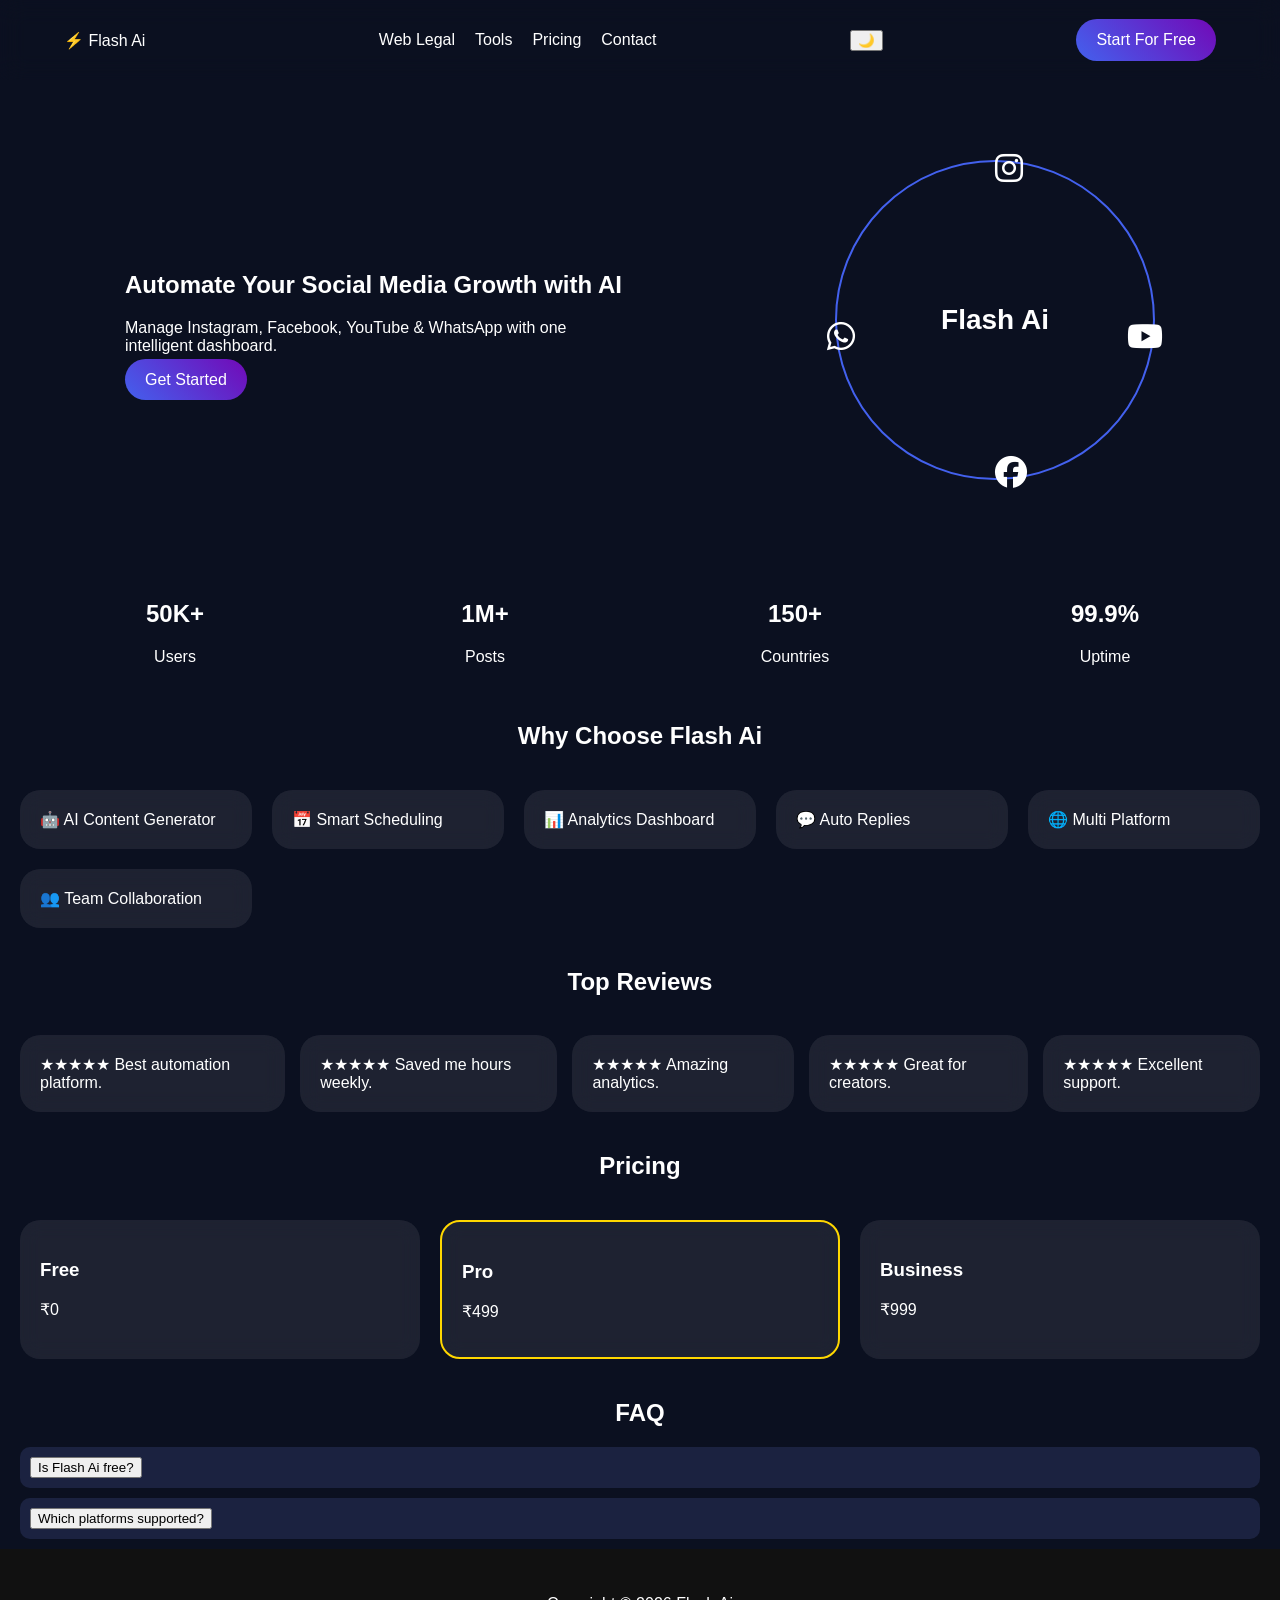
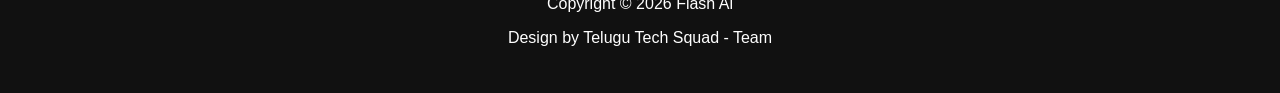
<file: index.html>
<!DOCTYPE html>
<html lang="en">
<head>
<meta charset="UTF-8">
<meta name="viewport" content="width=device-width, initial-scale=1.0">
<title>Flash Ai - Social Media Automation</title>
<link rel="stylesheet" href="style.css">
<link rel="stylesheet" href="https://cdnjs.cloudflare.com/ajax/libs/font-awesome/6.5.2/css/all.min.css">
</head>
<body>
<div id="loader">⚡ Flash Ai</div>
<div class="progress"></div>

<header>
<nav class="navbar">
<div class="logo">⚡ Flash Ai</div>
<ul class="nav-links">
<li>Web Legal</li><li>Tools</li><li>Pricing</li><li>Contact</li>
</ul>
<button id="themeBtn">🌙</button>
<a class="btn">Start For Free</a>
</nav>
</header>

<section class="hero">
<div class="hero-text">
<h1>Automate Your Social Media Growth with AI</h1>
<p>Manage Instagram, Facebook, YouTube & WhatsApp with one intelligent dashboard.</p>
<a class="btn">Get Started</a>
</div>

<div class="orbit">
<div class="center">Flash Ai</div>
<i class="fab fa-instagram icon i1"></i>
<i class="fab fa-youtube icon i2"></i>
<i class="fab fa-facebook icon i3"></i>
<i class="fab fa-whatsapp icon i4"></i>
</div>
</section>

<section class="stats">
<div><h2>50K+</h2><p>Users</p></div>
<div><h2>1M+</h2><p>Posts</p></div>
<div><h2>150+</h2><p>Countries</p></div>
<div><h2>99.9%</h2><p>Uptime</p></div>
</section>

<section>
<h2 class="title">Why Choose Flash Ai</h2>
<div class="grid">
<div class="card">🤖 AI Content Generator</div>
<div class="card">📅 Smart Scheduling</div>
<div class="card">📊 Analytics Dashboard</div>
<div class="card">💬 Auto Replies</div>
<div class="card">🌐 Multi Platform</div>
<div class="card">👥 Team Collaboration</div>
</div>
</section>

<section>
<h2 class="title">Top Reviews</h2>
<div class="carousel" id="carousel">
<div class="review">★★★★★ Best automation platform.</div>
<div class="review">★★★★★ Saved me hours weekly.</div>
<div class="review">★★★★★ Amazing analytics.</div>
<div class="review">★★★★★ Great for creators.</div>
<div class="review">★★★★★ Excellent support.</div>
</div>
</section>

<section>
<h2 class="title">Pricing</h2>
<div class="grid">
<div class="card"><h3>Free</h3><p>₹0</p></div>
<div class="card popular"><h3>Pro</h3><p>₹499</p></div>
<div class="card"><h3>Business</h3><p>₹999</p></div>
</div>
</section>

<section class="faq">
<h2 class="title">FAQ</h2>
<div class="faq-item"><button>Is Flash Ai free?</button><div>Yes, free plan available.</div></div>
<div class="faq-item"><button>Which platforms supported?</button><div>Instagram, Facebook, YouTube, WhatsApp.</div></div>
</section>

<footer>
<p>Copyright © 2026 Flash Ai</p>
<p>Design by Telugu Tech Squad - Team</p>
</footer>

<button id="topBtn">↑</button>
<script src="script.js"></script>
</body>
</html>
</file>
<file: style.css>
*{box-sizing:border-box}body{margin:0;font-family:Poppins,Arial;background:#0b1020;color:#fff;transition:.3s}
body.light{background:#f5f5f5;color:#111}
#loader{position:fixed;inset:0;background:#000;display:flex;align-items:center;justify-content:center;font-size:2rem;z-index:9999}
.progress{height:4px;background:#4361EE;position:fixed;top:0;left:0;width:0;z-index:999}
.navbar{display:flex;justify-content:space-between;align-items:center;padding:15px 5%;backdrop-filter:blur(12px);position:sticky;top:0}
.nav-links{display:flex;gap:20px;list-style:none}
.btn{background:linear-gradient(45deg,#4361EE,#7209B7);padding:12px 20px;border-radius:30px}
.hero{display:flex;flex-wrap:wrap;justify-content:space-around;align-items:center;padding:80px 20px}
.hero-text{max-width:500px}
.orbit{width:320px;height:320px;border:2px solid #4361EE;border-radius:50%;position:relative;animation:spin 12s linear infinite}
.center{position:absolute;inset:0;display:flex;align-items:center;justify-content:center;font-size:28px;font-weight:bold}
.icon{position:absolute;font-size:2rem}
.i1{top:-10px;left:50%}.i2{top:50%;right:-10px}.i3{bottom:-10px;left:50%}.i4{top:50%;left:-10px}
@keyframes spin{to{transform:rotate(360deg)}}
.stats{display:grid;grid-template-columns:repeat(auto-fit,minmax(150px,1fr));padding:20px;text-align:center}
.grid{display:grid;grid-template-columns:repeat(auto-fit,minmax(220px,1fr));gap:20px;padding:20px}
.card,.review{background:rgba(255,255,255,.08);backdrop-filter:blur(10px);padding:20px;border-radius:20px;transition:.3s}
.card:hover,.review:hover{transform:translateY(-8px)}
.popular{border:2px solid gold}
.title{text-align:center}
.carousel{display:flex;gap:15px;overflow:auto;padding:20px}
.faq-item{margin:10px 20px;background:#1b2240;padding:10px;border-radius:10px}
.faq-item div{display:none;padding-top:10px}
footer{text-align:center;padding:30px;background:#111}
#topBtn{position:fixed;right:20px;bottom:20px;padding:10px;border-radius:50%}
@media(max-width:768px){.nav-links{display:none}}
</file>
